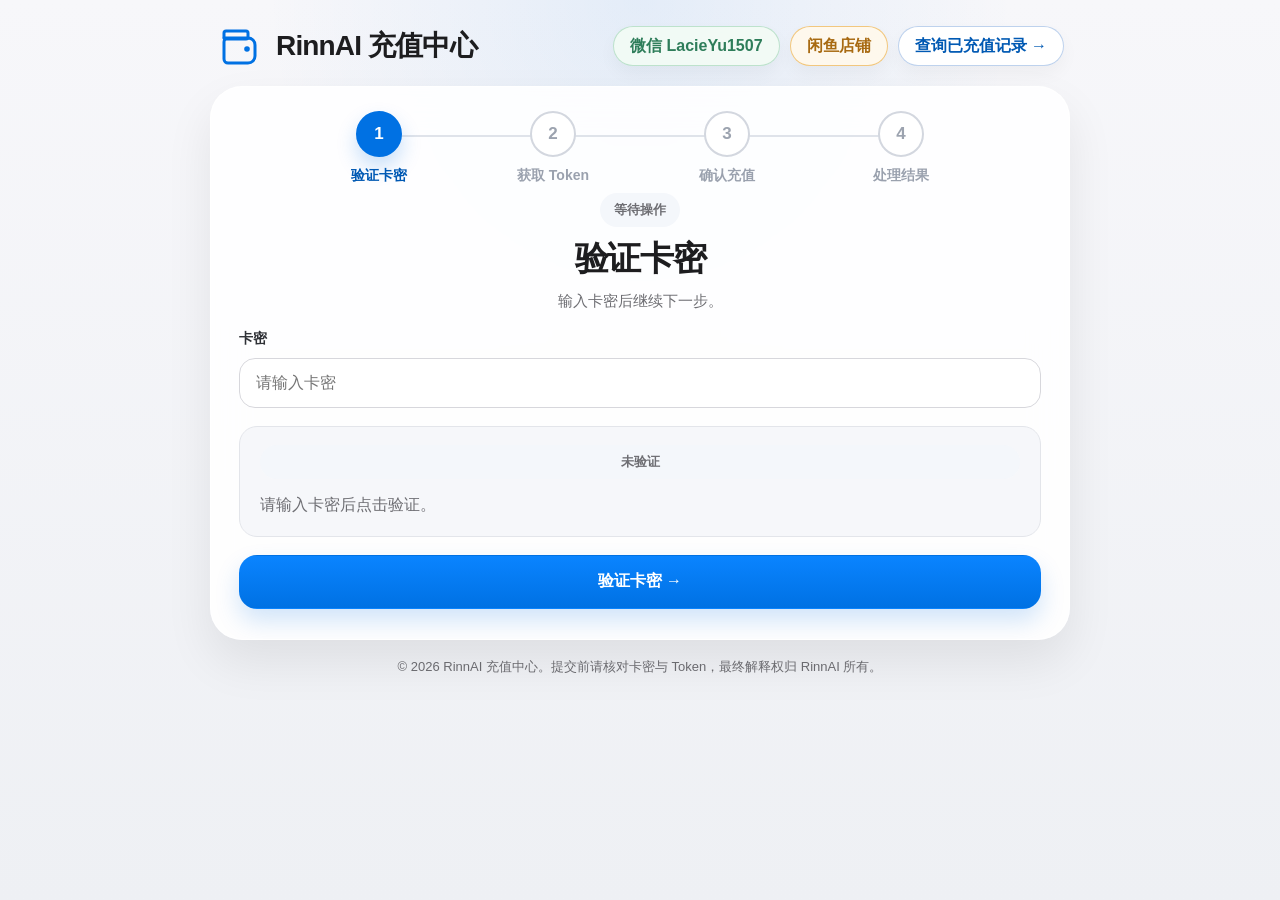
<file: index.html>
﻿<!doctype html>
<html lang="zh-CN">
<head>
  <meta charset="utf-8">
  <meta name="viewport" content="width=device-width, initial-scale=1">
  <title>RinnAI 充值中心</title>
  <meta name="description" content="RinnAI 充值中心">
  <link rel="stylesheet" href="/assets/styles.css?v=20260415222656">
</head>
<body>
  <div class="page-shell home-shell">
    <header class="topbar topbar-home">
      <a class="brand brand-home" href="/">
        <span class="brand-icon" aria-hidden="true">
          <svg viewBox="0 0 48 48" width="48" height="48" role="presentation">
            <rect x="8" y="9" width="24" height="8" rx="2" fill="none" stroke="currentColor" stroke-width="3"></rect>
            <path d="M8 16h24c4 0 7 3 7 7v11c0 4-3 7-7 7H12c-2.2 0-4-1.8-4-4V20c0-2.2 1.8-4 4-4z" fill="none" stroke="currentColor" stroke-width="3" stroke-linejoin="round"></path>
            <circle cx="31" cy="27" r="2.8" fill="currentColor"></circle>
          </svg>
        </span>
        <span class="brand-text">RinnAI 充值中心</span>
      </a>
      <div class="topbar-actions">
        <span class="topbar-pill muted">微信 LacieYu1507</span>
        <a class="topbar-pill warn" href="https://m.tb.cn/h.iLXgTNz?tk=fpv25gER79I" target="_blank" rel="noopener noreferrer">闲鱼店铺</a>
        <a class="topbar-link" href="/check/?v=20260415222656">查询已充值记录 →</a>
      </div>
    </header>

    <main class="panel-card surface">
      <section class="steps steps-modern" aria-label="充值步骤">
        <button class="step-chip step-chip-modern is-active" type="button" data-step="1">
          <span class="step-chip-index">1</span>
          <span class="step-chip-label">验证卡密</span>
        </button>
        <button class="step-chip step-chip-modern" type="button" data-step="2">
          <span class="step-chip-index">2</span>
          <span class="step-chip-label">获取 Token</span>
        </button>
        <button class="step-chip step-chip-modern" type="button" data-step="3">
          <span class="step-chip-index">3</span>
          <span class="step-chip-label">确认充值</span>
        </button>
        <button class="step-chip step-chip-modern" type="button" data-step="4">
          <span class="step-chip-index">4</span>
          <span class="step-chip-label">处理结果</span>
        </button>
      </section>

      <div class="panel-state-row">
        <span id="result-tag" class="status-badge neutral">等待操作</span>
      </div>

      <section class="intro-block">
        <h1>验证卡密</h1>
        <p>输入卡密后继续下一步。</p>
      </section>

      <form id="workflow-form" class="workflow-form workflow-form-home" novalidate>
        <section class="panel-block active" data-step="1">
          <label class="field field-card">
            <span>卡密</span>
            <input id="card-code" class="control" type="text" autocomplete="off" placeholder="请输入卡密">
          </label>

          <div class="card-status-box">
            <span id="card-status-badge" class="mini-badge neutral">未验证</span>
            <p id="card-status-text">请输入卡密后点击验证。</p>
          </div>

          <button id="verify-card-button" class="button primary primary-action" type="button">验证卡密 →</button>
        </section>

        <section class="panel-block" data-step="2">
          <div class="token-link-row">
            <a id="token-open-link" class="inline-link" href="#" target="_blank" rel="noopener noreferrer">打开 Token 页面</a>
          </div>

          <label class="field">
            <span>Token JSON</span>
            <textarea id="token" class="control textarea" rows="10" placeholder="粘贴完整 Token JSON" spellcheck="false" disabled></textarea>
          </label>

          <div id="account-preview" class="account-preview hidden">
            <div class="inline-note">
              <span id="token-status-badge" class="mini-badge neutral">未识别</span>
              <p id="account-email">未识别到账号</p>
            </div>
            <p id="account-meta" class="meta-text">需要包含 email 和 account.id。</p>
          </div>

          <div class="button-row">
            <button id="token-prev-button" class="button ghost" type="button">上一步</button>
            <button id="token-next-button" class="button primary" type="button" disabled>下一步</button>
          </div>
        </section>

        <section class="panel-block" data-step="3">
          <div id="review-inline-summary" class="summary-grid"></div>

          <div class="button-row split">
            <div class="button-group">
              <button id="review-prev-button" class="button ghost" type="button">上一步</button>
              <button id="clear-button" class="button ghost" type="button">清空</button>
            </div>
            <button id="start-button" class="button primary" type="submit" disabled>确认充值</button>
          </div>
        </section>

        <section class="panel-block" data-step="4">
          <div class="summary-grid result-grid">
            <article class="summary-item">
              <span>卡密</span>
              <strong id="result-value-card">-</strong>
            </article>
            <article class="summary-item">
              <span>邮箱</span>
              <strong id="result-value-email">-</strong>
            </article>
            <article class="summary-item">
              <span>Account ID</span>
              <strong id="result-value-account">-</strong>
            </article>
            <article class="summary-item">
              <span>状态</span>
              <strong id="result-value-state">-</strong>
            </article>
          </div>

          <div id="result-log" class="result-log">
            <p>提交后这里会显示处理进度。</p>
          </div>

          <div class="button-row end">
            <button id="restart-workflow-button" class="button primary hidden" type="button">重新开始</button>
          </div>
        </section>
      </form>
    </main>

    <footer class="footer-note">© 2026 RinnAI 充值中心。提交前请核对卡密与 Token，最终解释权归 RinnAI 所有。</footer>
  </div>

  <script src="/config.js?v=20260415222656"></script>
  <script src="/assets/app.js?v=20260415222656"></script>
</body>
</html>
</file>
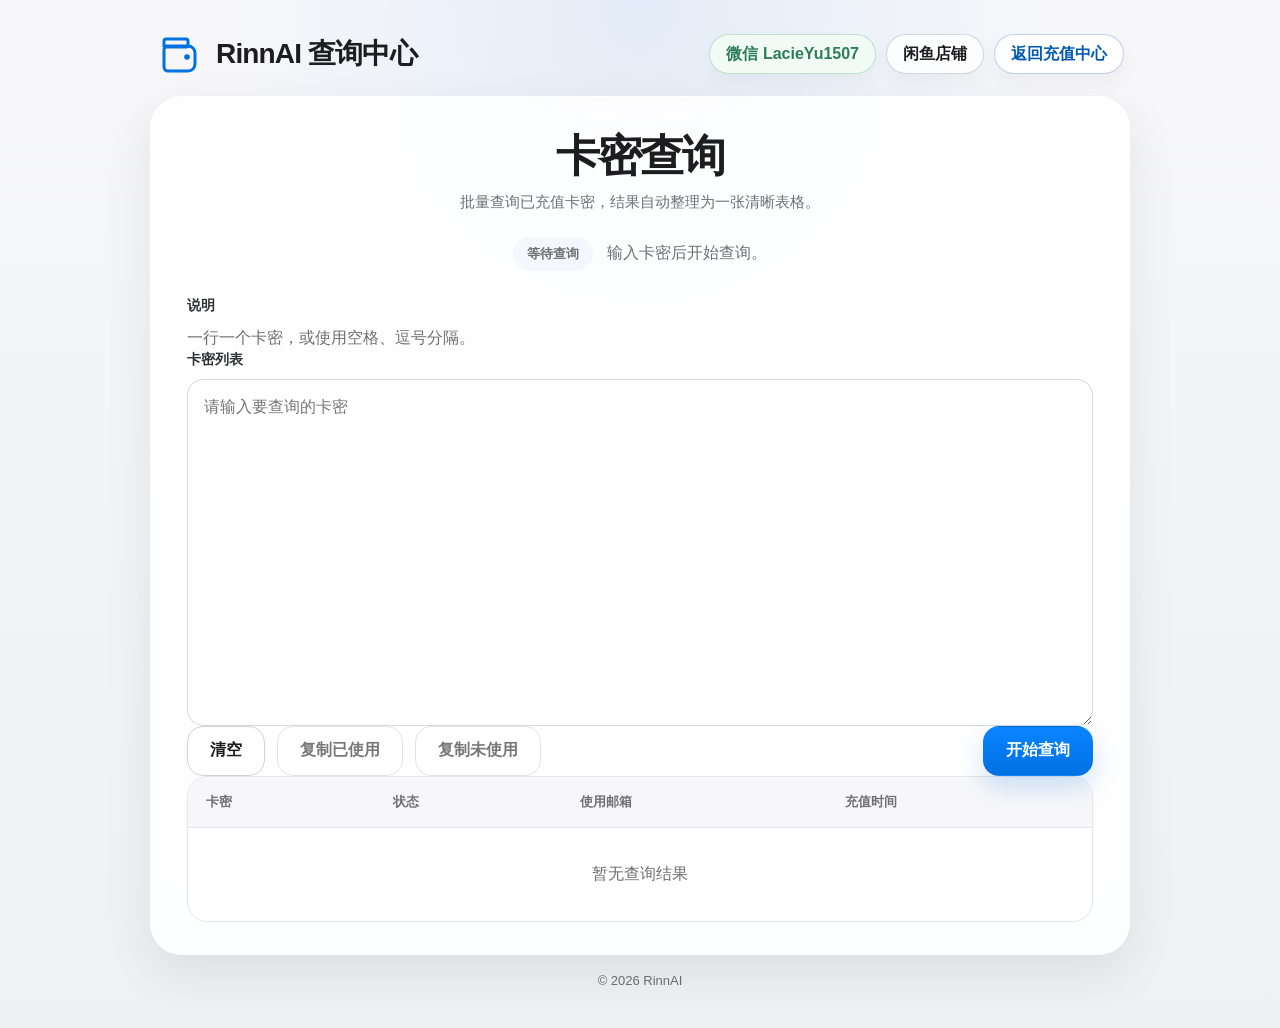
<file: check/index.html>
﻿<!doctype html>
<html lang="zh-CN">
<head>
  <meta charset="utf-8">
  <meta name="viewport" content="width=device-width, initial-scale=1">
  <title>RinnAI 卡密查询</title>
  <meta name="description" content="RinnAI 卡密查询">
  <link rel="stylesheet" href="/assets/styles.css?v=20260415222656">
</head>
<body>
  <div class="page-shell">
    <header class="topbar">
      <a class="brand brand-home" href="/">
        <span class="brand-icon" aria-hidden="true">
          <svg viewBox="0 0 48 48" width="48" height="48" role="presentation">
            <rect x="8" y="9" width="24" height="8" rx="2" fill="none" stroke="currentColor" stroke-width="3"></rect>
            <path d="M8 16h24c4 0 7 3 7 7v11c0 4-3 7-7 7H12c-2.2 0-4-1.8-4-4V20c0-2.2 1.8-4 4-4z" fill="none" stroke="currentColor" stroke-width="3" stroke-linejoin="round"></path>
            <circle cx="31" cy="27" r="2.8" fill="currentColor"></circle>
          </svg>
        </span>
        <span class="brand-text">RinnAI 查询中心</span>
      </a>
      <div class="topbar-actions">
        <span class="topbar-pill muted">微信 LacieYu1507</span>
        <a class="topbar-pill" href="https://m.tb.cn/h.iLXgTNz?tk=fpv25gER79I" target="_blank" rel="noopener noreferrer">闲鱼店铺</a>
        <a class="topbar-link" href="/?v=20260415222656">返回充值中心</a>
      </div>
    </header>

    <main class="surface">
      <section class="hero">
        <h1>卡密查询</h1>
        <p>批量查询已充值卡密，结果自动整理为一张清晰表格。</p>
      </section>

      <section class="status-line">
        <span id="check-result-tag" class="status-badge neutral">等待查询</span>
        <p id="check-message">输入卡密后开始查询。</p>
      </section>

      <form id="check-form" class="workflow-form" novalidate>
        <div class="field-grid-query">
          <div class="field field-grow">
            <span>说明</span>
            <p id="check-product-help" class="plain-text">支持换行、空格和逗号分隔，系统会自动去重。</p>
          </div>
        </div>

        <label class="field">
          <span>卡密列表</span>
          <textarea id="check-card-codes" class="control textarea" rows="12" placeholder="请输入要查询的卡密"></textarea>
        </label>

        <div class="button-row split">
          <div class="button-group">
            <button id="check-clear" class="button ghost" type="button">清空</button>
            <button id="check-copy-used" class="button ghost" type="button" disabled>复制已使用</button>
            <button id="check-copy-unused" class="button ghost" type="button" disabled>复制未使用</button>
          </div>
          <button id="check-submit" class="button primary" type="submit">开始查询</button>
        </div>
      </form>

      <section id="check-summary" class="summary-strip hidden">
        <article class="summary-strip-item">
          <span>总数</span>
          <strong id="check-total-count">0</strong>
        </article>
        <article class="summary-strip-item">
          <span>已使用</span>
          <strong id="check-used-count">0</strong>
        </article>
        <article class="summary-strip-item">
          <span>未使用</span>
          <strong id="check-unused-count">0</strong>
        </article>
        <article class="summary-strip-item">
          <span>处理中</span>
          <strong id="check-processing-count">0</strong>
        </article>
        <article class="summary-strip-item">
          <span>无效</span>
          <strong id="check-invalid-count">0</strong>
        </article>
      </section>

      <div class="table-shell">
        <table class="result-table">
          <thead>
            <tr>
              <th>卡密</th>
              <th>状态</th>
              <th>使用邮箱</th>
              <th>充值时间</th>
            </tr>
          </thead>
          <tbody id="check-table-body">
            <tr>
              <td colspan="4" class="table-empty">暂无查询结果</td>
            </tr>
          </tbody>
        </table>
      </div>
    </main>

    <footer class="footer-note">© 2026 RinnAI</footer>
  </div>

  <script src="/config.js?v=20260415222656"></script>
  <script src="/assets/check.js?v=20260415222656"></script>
</body>
</html>
</file>
<file: assets/styles.css>
:root {
  --bg: #f5f5f7;
  --surface: rgba(255, 255, 255, 0.88);
  --surface-strong: #ffffff;
  --line: #e5e5ea;
  --line-strong: #d1d1d6;
  --text: #1d1d1f;
  --muted: #6e6e73;
  --accent: #0071e3;
  --accent-strong: #0059b3;
  --accent-soft: #edf5ff;
  --success: #1d9b55;
  --warning: #b46b00;
  --danger: #d92d20;
  --shadow: 0 18px 50px rgba(0, 0, 0, 0.08);
  --radius-xl: 32px;
  --radius-lg: 22px;
  --radius-md: 16px;
}

* {
  box-sizing: border-box;
}

html,
body {
  margin: 0;
  min-height: 100%;
}

body {
  font-family: -apple-system, BlinkMacSystemFont, "SF Pro Text", "SF Pro Display", "PingFang SC", "Microsoft YaHei", sans-serif;
  color: var(--text);
  background:
    radial-gradient(circle at top, rgba(0, 113, 227, 0.08), transparent 34%),
    linear-gradient(180deg, #f7f7fa 0%, #eef0f4 100%);
}

a {
  color: inherit;
}

button,
input,
textarea {
  font: inherit;
}

.hidden {
  display: none !important;
}

.page-shell {
  width: min(980px, calc(100% - 24px));
  margin: 0 auto;
  padding: 30px 0 40px;
}

.home-shell {
  width: min(860px, calc(100% - 24px));
  padding-top: 22px;
}

.topbar {
  display: flex;
  align-items: center;
  justify-content: space-between;
  gap: 18px;
  margin-bottom: 18px;
  padding: 0 6px;
}

.topbar-home {
  margin-bottom: 16px;
}

.brand {
  font-size: 18px;
  font-weight: 700;
  letter-spacing: -0.02em;
  text-decoration: none;
}

.brand-home {
  display: inline-flex;
  align-items: center;
  gap: 12px;
  color: var(--text);
}

.brand-icon {
  display: inline-flex;
  color: var(--accent);
}

.brand-text {
  font-size: clamp(22px, 2.8vw, 28px);
  font-weight: 800;
  letter-spacing: -0.03em;
}

.topbar-actions {
  display: flex;
  align-items: center;
  gap: 10px;
  flex-wrap: wrap;
}

.topbar-pill,
.topbar-link {
  display: inline-flex;
  align-items: center;
  justify-content: center;
  min-height: 40px;
  padding: 0 16px;
  border-radius: 999px;
  text-decoration: none;
  border: 1px solid rgba(209, 209, 214, 0.9);
  background: rgba(255, 255, 255, 0.8);
  color: var(--text);
  box-shadow: 0 8px 18px rgba(0, 0, 0, 0.04);
  font-weight: 600;
  backdrop-filter: blur(14px);
}

.topbar-pill.muted {
  color: #2e7d5a;
  border-color: rgba(183, 223, 200, 0.9);
  background: rgba(242, 251, 245, 0.92);
}

.topbar-pill.warn {
  color: #a86a12;
  border-color: rgba(241, 194, 115, 0.9);
  background: rgba(255, 249, 236, 0.92);
}

.topbar-link {
  color: var(--accent-strong);
  border-color: rgba(183, 206, 236, 0.9);
  background: rgba(255, 255, 255, 0.96);
}

.surface {
  background: var(--surface);
  border: 1px solid rgba(255, 255, 255, 0.72);
  border-radius: var(--radius-xl);
  box-shadow: var(--shadow);
  padding: 36px 36px 32px;
  backdrop-filter: blur(18px);
}

.panel-card.surface {
  padding: 0;
  overflow: hidden;
  border-radius: 32px;
  box-shadow: 0 22px 48px rgba(0, 0, 0, 0.08);
}

.hero {
  margin-bottom: 18px;
  text-align: center;
}

.eyebrow {
  margin: 0 0 8px;
  font-size: 12px;
  font-weight: 700;
  letter-spacing: 0.18em;
  text-transform: uppercase;
  color: var(--accent);
}

.hero h1 {
  margin: 0;
  font-size: clamp(30px, 4vw, 44px);
  line-height: 1.05;
  letter-spacing: -0.04em;
}

.hero p {
  margin: 10px auto 0;
  max-width: 720px;
  color: var(--muted);
  line-height: 1.7;
  font-size: 15px;
}

.steps {
  display: grid;
  grid-template-columns: repeat(4, minmax(0, 1fr));
  gap: 10px;
  padding: 8px;
  border: 1px solid var(--line);
  border-radius: 20px;
  background: rgba(255, 255, 255, 0.64);
}

.steps-modern {
  position: relative;
  max-width: 760px;
  margin: 0 auto;
  padding: 24px 32px 8px;
  gap: 0;
  border: 0;
  background: transparent;
}

.steps-modern::before {
  content: "";
  position: absolute;
  left: 104px;
  right: 104px;
  top: 48px;
  height: 2px;
  background: #dfe3ea;
}

.step-chip-modern {
  display: grid;
  justify-items: center;
  gap: 10px;
  min-height: auto;
  padding: 0;
  border: 0;
  background: transparent;
}

.step-chip-index {
  width: 46px;
  height: 46px;
  display: grid;
  place-items: center;
  border-radius: 999px;
  border: 2px solid #d3d7df;
  background: #ffffff;
  color: #9ca3af;
  font-size: 17px;
  font-weight: 700;
  position: relative;
  z-index: 1;
}

.step-chip-label {
  color: #9aa1ae;
  font-size: 14px;
  font-weight: 600;
}

.step-chip {
  min-height: 48px;
  border: 0;
  border-radius: 14px;
  background: transparent;
  color: var(--muted);
  cursor: pointer;
  transition: background-color 180ms ease, color 180ms ease;
}

.step-chip.is-active {
  background: var(--accent-soft);
  color: var(--accent-strong);
  font-weight: 700;
}

.step-chip-modern.is-active .step-chip-index {
  border-color: var(--accent);
  background: var(--accent);
  color: #ffffff;
  box-shadow: 0 10px 20px rgba(0, 113, 227, 0.22);
}

.step-chip-modern.is-active .step-chip-label {
  color: var(--accent-strong);
}

.step-chip.is-complete {
  color: var(--text);
}

.steps-modern .step-chip {
  min-height: auto;
}

.steps-modern .step-chip-modern {
  background: transparent;
  color: inherit;
}

.steps-modern .step-chip-modern.is-active {
  background: transparent;
}

.status-line {
  display: flex;
  align-items: center;
  justify-content: center;
  gap: 14px;
  margin: 22px 0 26px;
  flex-wrap: wrap;
  text-align: center;
}

.panel-state-row {
  display: flex;
  justify-content: center;
  padding: 0 28px 12px;
}

.intro-block {
  padding: 0 28px 16px;
  text-align: center;
}

.intro-block h1 {
  margin: 0;
  font-size: clamp(26px, 3.6vw, 34px);
  line-height: 1.15;
  letter-spacing: -0.04em;
}

.intro-block p {
  margin: 10px auto 0;
  max-width: 620px;
  color: var(--muted);
  line-height: 1.7;
  font-size: 15px;
}

.status-line p {
  margin: 0;
  color: var(--muted);
}

.status-badge,
.mini-badge {
  display: inline-flex;
  align-items: center;
  justify-content: center;
  min-height: 34px;
  padding: 0 14px;
  border-radius: 999px;
  font-size: 13px;
  font-weight: 700;
}

.status-badge.neutral,
.mini-badge.neutral {
  color: var(--muted);
  background: #f4f7fb;
}

.status-badge.success,
.mini-badge.success {
  color: var(--success);
  background: #e9f8f1;
}

.status-badge.warning,
.mini-badge.warning {
  color: var(--warning);
  background: #fff5e7;
}

.status-badge.error,
.mini-badge.error {
  color: var(--danger);
  background: #fdeeee;
}

.workflow-form {
  display: grid;
}

.workflow-form-home {
  padding: 0 28px 30px;
}

.panel-block {
  display: none;
  gap: 18px;
}

.panel-block.active {
  display: grid;
}

.field-grid {
  display: grid;
  grid-template-columns: 220px minmax(0, 1fr);
  gap: 18px;
  align-items: end;
}

.field-grid-main {
  grid-template-columns: 200px minmax(0, 1fr) 132px;
}

.field-grid-single {
  display: grid;
  grid-template-columns: minmax(0, 1fr) 132px;
  gap: 18px;
  align-items: end;
}

.field-stack {
  display: grid;
  gap: 10px;
}

.field-row {
  display: flex;
  align-items: center;
  justify-content: space-between;
  gap: 12px;
  font-size: 14px;
  font-weight: 700;
}

.field-hint {
  color: var(--muted);
  font-size: 13px;
  font-weight: 500;
  text-align: right;
}

.field-grid-query {
  display: grid;
  grid-template-columns: 1fr;
  gap: 18px;
}

.field,
.field-grow {
  display: grid;
  gap: 10px;
}

.field span {
  font-size: 14px;
  font-weight: 600;
  color: #2f3136;
}

.plain-text {
  margin: 0;
  color: var(--muted);
  line-height: 1.65;
}

.control {
  width: 100%;
  min-height: 50px;
  border: 1px solid #d7d7dc;
  border-radius: 16px;
  background: rgba(255, 255, 255, 0.94);
  color: var(--text);
  padding: 0 16px;
  outline: none;
  transition: border-color 180ms ease, box-shadow 180ms ease, background-color 180ms ease;
}

.textarea {
  min-height: 180px;
  padding: 14px 16px;
  resize: vertical;
  line-height: 1.65;
}

.control:focus {
  border-color: var(--accent);
  box-shadow: 0 0 0 4px rgba(0, 113, 227, 0.12);
}

.button {
  min-height: 50px;
  padding: 0 22px;
  border: 1px solid transparent;
  border-radius: 16px;
  cursor: pointer;
  transition: transform 180ms ease, box-shadow 180ms ease, opacity 180ms ease, background-color 180ms ease;
  font-weight: 600;
}

.button:hover {
  transform: translateY(-1px);
}

.button:disabled {
  opacity: 0.6;
  cursor: not-allowed;
  transform: none;
}

.button.primary {
  color: #ffffff;
  background: linear-gradient(180deg, #0a84ff 0%, #0071e3 100%);
  box-shadow: 0 12px 24px rgba(0, 113, 227, 0.18);
}

.primary-action {
  width: 100%;
  min-height: 54px;
  border-radius: 18px;
  font-size: 16px;
  letter-spacing: -0.01em;
}

.button.ghost {
  color: var(--text);
  background: rgba(255, 255, 255, 0.88);
  border-color: var(--line-strong);
}

.align-end {
  align-self: end;
}

.inline-note {
  display: flex;
  align-items: center;
  gap: 12px;
  flex-wrap: wrap;
}

.inline-note p {
  margin: 0;
  color: var(--muted);
}

.token-link-row {
  display: flex;
  justify-content: flex-start;
}

.inline-link {
  color: var(--accent-strong);
  font-weight: 700;
  text-decoration: none;
}

.inline-link:hover {
  text-decoration: underline;
}

.account-preview {
  display: grid;
  gap: 8px;
  padding: 18px;
  border: 1px solid var(--line);
  border-radius: 18px;
  background: rgba(255, 255, 255, 0.9);
}

.card-status-box {
  display: grid;
  gap: 12px;
  min-height: 92px;
  padding: 18px 20px;
  border: 1px solid #e3e5ea;
  border-radius: 18px;
  background: rgba(246, 247, 250, 0.96);
}

.card-status-box p {
  margin: 0;
  color: var(--muted);
  line-height: 1.7;
}

.account-preview p {
  margin: 0;
}

.meta-text {
  color: var(--muted);
  white-space: pre-wrap;
  word-break: break-word;
  line-height: 1.7;
}

.button-row {
  display: flex;
  align-items: center;
  justify-content: space-between;
  gap: 12px;
  flex-wrap: wrap;
}

.button-row.end {
  justify-content: flex-end;
}

.button-row.split {
  justify-content: space-between;
}

.button-group {
  display: flex;
  gap: 12px;
  flex-wrap: wrap;
}

.summary-grid {
  display: grid;
  grid-template-columns: repeat(3, minmax(0, 1fr));
  gap: 14px;
}

.result-grid {
  grid-template-columns: repeat(4, minmax(0, 1fr));
}

.summary-item {
  display: grid;
  gap: 8px;
  padding: 16px 18px;
  border: 1px solid var(--line);
  border-radius: 16px;
  background: rgba(255, 255, 255, 0.9);
}

.summary-item span {
  color: var(--muted);
  font-size: 13px;
}

.summary-item strong {
  font-size: 16px;
  line-height: 1.5;
  word-break: break-word;
}

.result-log {
  display: grid;
  gap: 10px;
  padding: 18px;
  border: 1px solid var(--line);
  border-radius: var(--radius-lg);
  background: rgba(255, 255, 255, 0.9);
}

.result-log p {
  margin: 0;
  line-height: 1.7;
  color: var(--muted);
}

.summary-strip {
  display: grid;
  grid-template-columns: repeat(5, minmax(0, 1fr));
  gap: 12px;
  margin: 24px 0 18px;
}

.summary-strip-item {
  display: grid;
  gap: 6px;
  padding: 14px 16px;
  border: 1px solid var(--line);
  border-radius: 16px;
  background: rgba(255, 255, 255, 0.9);
}

.summary-strip-item span {
  color: var(--muted);
  font-size: 12px;
}

.summary-strip-item strong {
  font-size: 24px;
}

.table-shell {
  overflow: hidden;
  border: 1px solid var(--line);
  border-radius: 20px;
  background: rgba(255, 255, 255, 0.9);
}

.result-table {
  width: 100%;
  border-collapse: collapse;
}

.result-table th,
.result-table td {
  padding: 16px 18px;
  text-align: left;
  border-bottom: 1px solid var(--line);
  vertical-align: top;
}

.result-table thead th {
  font-size: 13px;
  color: var(--muted);
  font-weight: 600;
  background: #f7f7f9;
}

.result-table tbody tr:last-child td {
  border-bottom: 0;
}

.table-empty {
  text-align: center !important;
  color: var(--muted);
  padding: 36px 18px !important;
}

.status-pill-inline {
  display: inline-flex;
  align-items: center;
  justify-content: center;
  min-height: 30px;
  padding: 0 12px;
  border-radius: 999px;
  font-size: 12px;
  font-weight: 700;
}

.status-pill-inline.available {
  color: var(--success);
  background: #e9f8f1;
}

.status-pill-inline.used {
  color: var(--danger);
  background: #fdeeee;
}

.status-pill-inline.processing {
  color: var(--warning);
  background: #fff5e7;
}

.status-pill-inline.invalid {
  color: var(--muted);
  background: #f1f4f8;
}

.footer-note {
  margin: 18px 0 0;
  text-align: center;
  color: var(--muted);
  font-size: 13px;
}

@media (max-width: 900px) {
  .field-grid,
  .field-grid-main,
  .field-grid-single,
  .field-grid-query,
  .summary-grid,
  .result-grid,
  .summary-strip {
    grid-template-columns: 1fr;
  }

  .steps {
    grid-template-columns: 1fr 1fr;
  }

  .surface {
    padding: 24px 18px;
  }

  .result-table {
    min-width: 700px;
  }

  .table-shell {
    overflow-x: auto;
  }
}

@media (max-width: 640px) {
  .page-shell {
    width: min(100%, calc(100% - 20px));
    padding-top: 14px;
  }

  .topbar {
    align-items: flex-start;
    flex-direction: column;
  }

  .topbar-actions,
  .button-row,
  .button-group,
  .inline-note {
    width: 100%;
  }

  .topbar-pill,
  .topbar-link,
  .button {
    width: 100%;
  }

  .steps {
    grid-template-columns: 1fr;
  }

  .steps-modern::before {
    display: none;
  }

  .steps-modern {
    padding-top: 10px;
  }

  .step-chip-modern {
    justify-items: start;
    gap: 8px;
  }

  .step-chip-index {
    width: 40px;
    height: 40px;
    font-size: 16px;
  }
}
</file>
